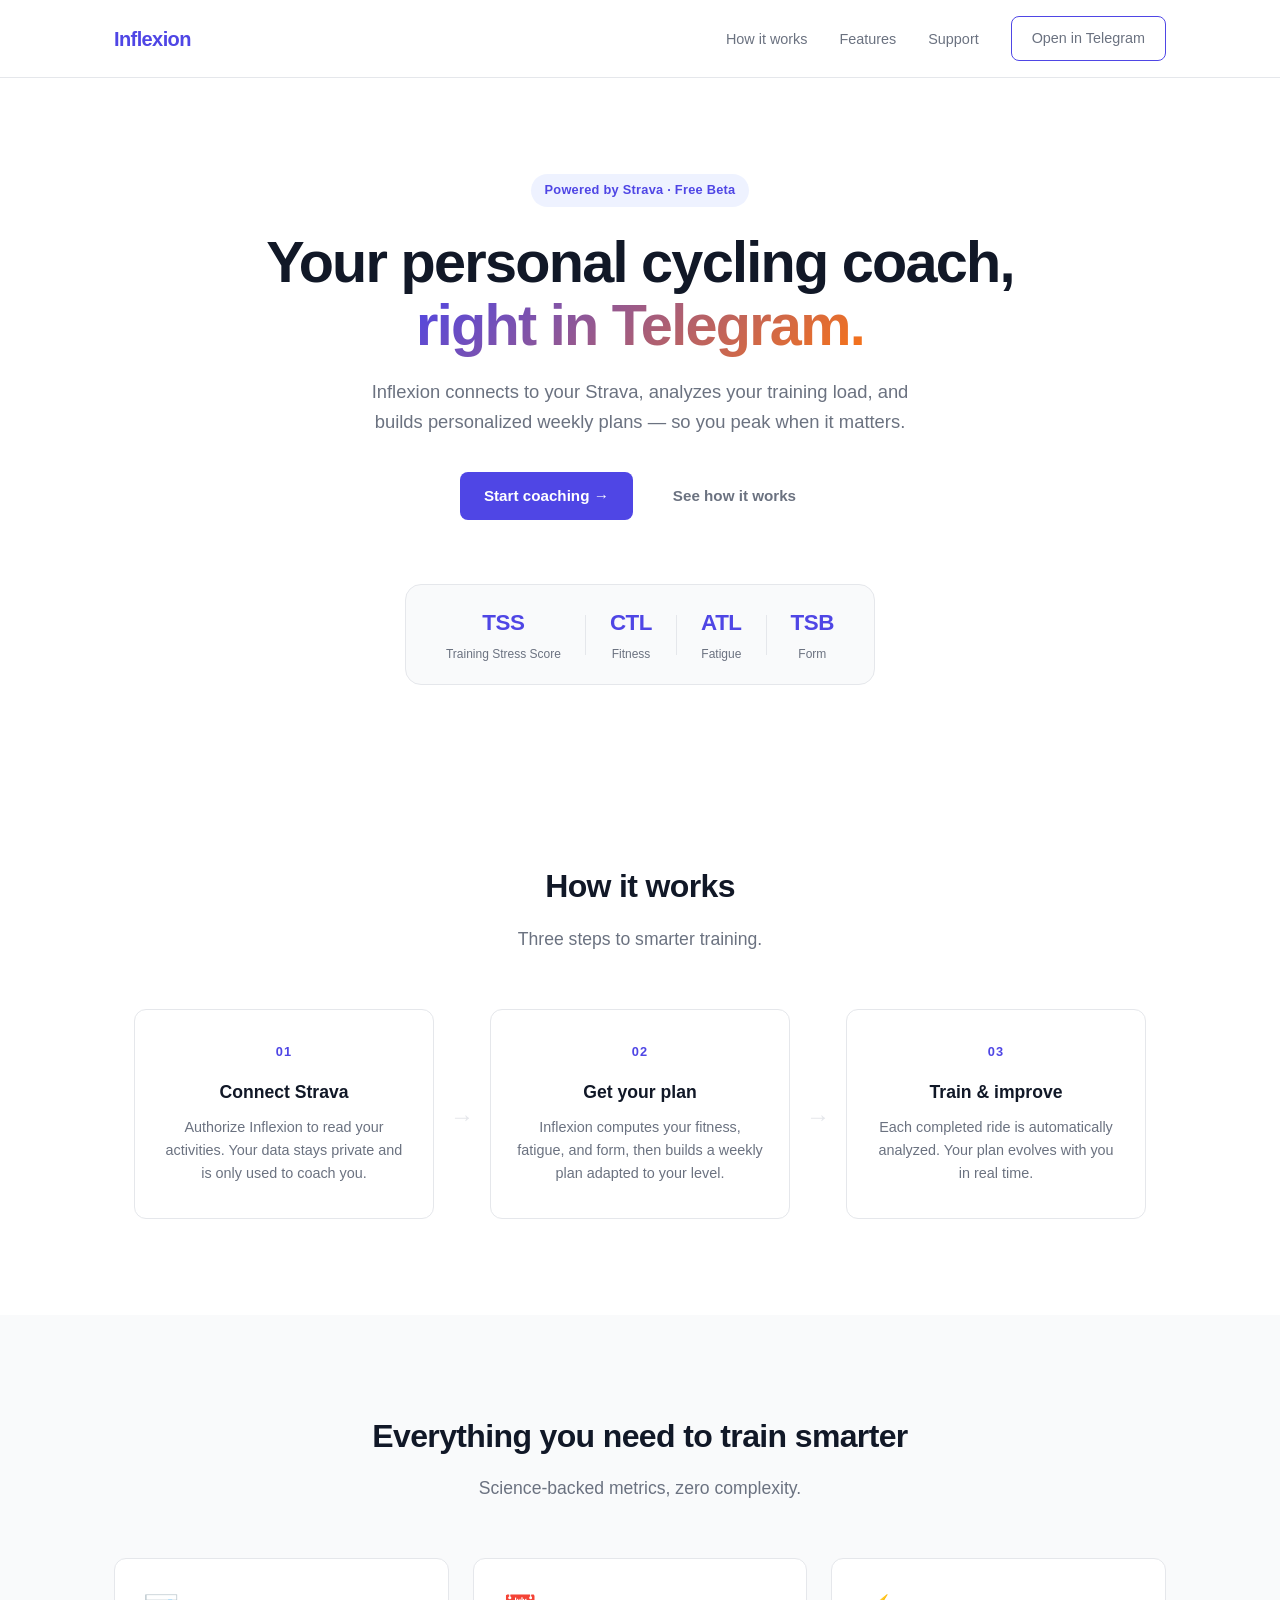
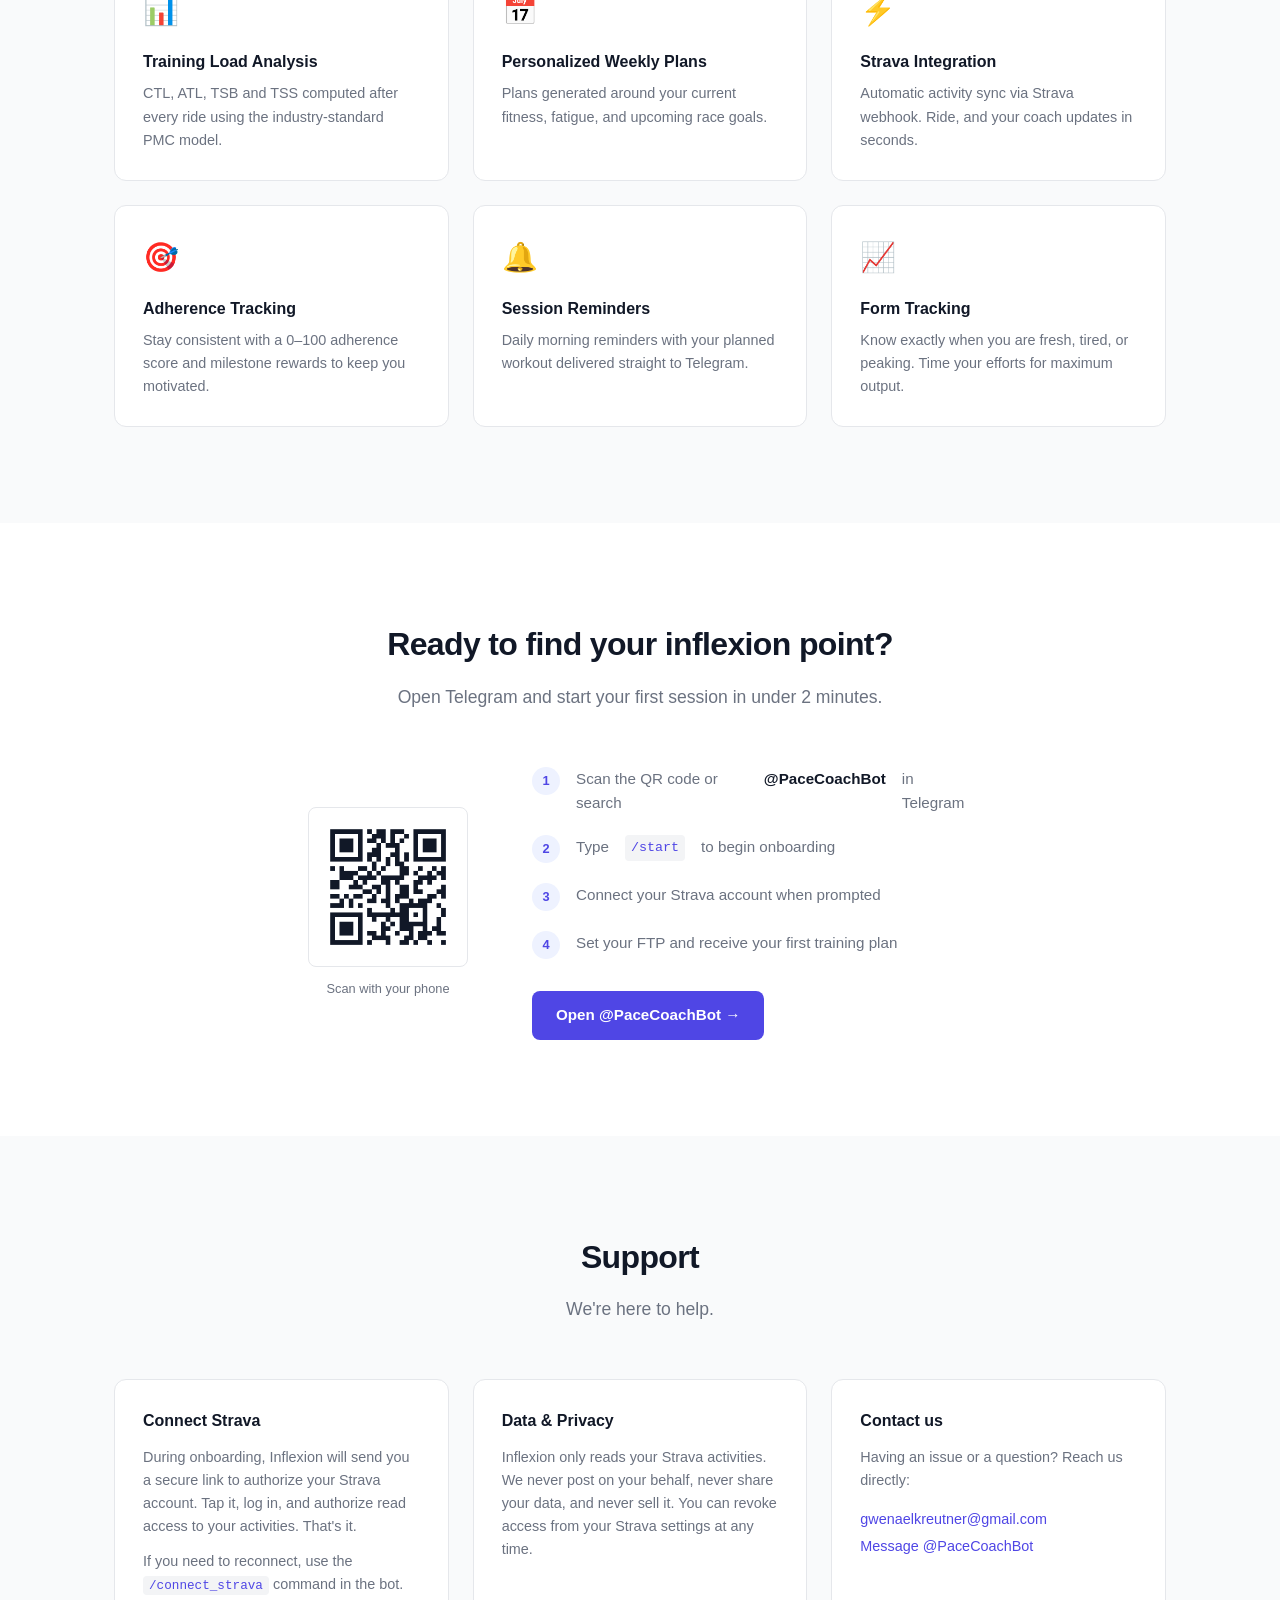
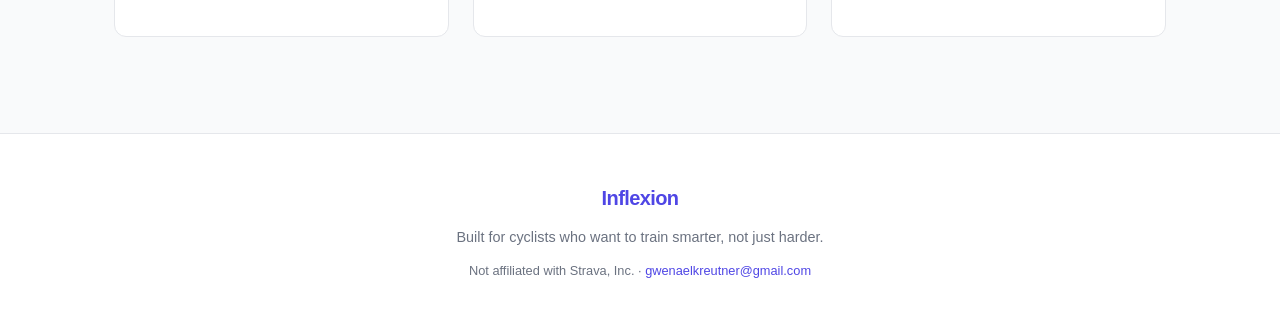
<file: index.html>
<!DOCTYPE html>
<html lang="en">
<head>
  <meta charset="UTF-8" />
  <meta name="viewport" content="width=device-width, initial-scale=1.0" />
  <title>Inflexion — AI Cycling Coach</title>
  <link rel="stylesheet" href="style.css" />
</head>
<body>

  <!-- NAVBAR -->
  <nav class="navbar">
    <div class="container nav-inner">
      <span class="logo">Inflexion</span>
      <ul class="nav-links">
        <li><a href="#how-it-works">How it works</a></li>
        <li><a href="#features">Features</a></li>
        <li><a href="#support">Support</a></li>
        <li><a href="https://t.me/PaceCoachBot" target="_blank" class="btn btn-outline">Open in Telegram</a></li>
      </ul>
    </div>
  </nav>

  <!-- HERO -->
  <section class="hero">
    <div class="container hero-inner">
      <div class="badge">Powered by Strava · Free Beta</div>
      <h1>Your personal cycling coach,<br /><span class="gradient-text">right in Telegram.</span></h1>
      <p class="hero-sub">Inflexion connects to your Strava, analyzes your training load, and builds personalized weekly plans — so you peak when it matters.</p>
      <div class="hero-cta">
        <a href="https://t.me/PaceCoachBot" target="_blank" class="btn btn-primary">Start coaching →</a>
        <a href="#how-it-works" class="btn btn-ghost">See how it works</a>
      </div>
      <div class="hero-metrics">
        <div class="metric"><span class="metric-value">TSS</span><span class="metric-label">Training Stress Score</span></div>
        <div class="metric-sep"></div>
        <div class="metric"><span class="metric-value">CTL</span><span class="metric-label">Fitness</span></div>
        <div class="metric-sep"></div>
        <div class="metric"><span class="metric-value">ATL</span><span class="metric-label">Fatigue</span></div>
        <div class="metric-sep"></div>
        <div class="metric"><span class="metric-value">TSB</span><span class="metric-label">Form</span></div>
      </div>
    </div>
  </section>

  <!-- HOW IT WORKS -->
  <section class="section" id="how-it-works">
    <div class="container">
      <div class="section-header">
        <h2>How it works</h2>
        <p>Three steps to smarter training.</p>
      </div>
      <div class="steps">
        <div class="step">
          <div class="step-number">01</div>
          <h3>Connect Strava</h3>
          <p>Authorize Inflexion to read your activities. Your data stays private and is only used to coach you.</p>
        </div>
        <div class="step-arrow">→</div>
        <div class="step">
          <div class="step-number">02</div>
          <h3>Get your plan</h3>
          <p>Inflexion computes your fitness, fatigue, and form, then builds a weekly plan adapted to your level.</p>
        </div>
        <div class="step-arrow">→</div>
        <div class="step">
          <div class="step-number">03</div>
          <h3>Train & improve</h3>
          <p>Each completed ride is automatically analyzed. Your plan evolves with you in real time.</p>
        </div>
      </div>
    </div>
  </section>

  <!-- FEATURES -->
  <section class="section section-alt" id="features">
    <div class="container">
      <div class="section-header">
        <h2>Everything you need to train smarter</h2>
        <p>Science-backed metrics, zero complexity.</p>
      </div>
      <div class="features-grid">
        <div class="feature-card">
          <div class="feature-icon">📊</div>
          <h3>Training Load Analysis</h3>
          <p>CTL, ATL, TSB and TSS computed after every ride using the industry-standard PMC model.</p>
        </div>
        <div class="feature-card">
          <div class="feature-icon">📅</div>
          <h3>Personalized Weekly Plans</h3>
          <p>Plans generated around your current fitness, fatigue, and upcoming race goals.</p>
        </div>
        <div class="feature-card">
          <div class="feature-icon">⚡</div>
          <h3>Strava Integration</h3>
          <p>Automatic activity sync via Strava webhook. Ride, and your coach updates in seconds.</p>
        </div>
        <div class="feature-card">
          <div class="feature-icon">🎯</div>
          <h3>Adherence Tracking</h3>
          <p>Stay consistent with a 0–100 adherence score and milestone rewards to keep you motivated.</p>
        </div>
        <div class="feature-card">
          <div class="feature-icon">🔔</div>
          <h3>Session Reminders</h3>
          <p>Daily morning reminders with your planned workout delivered straight to Telegram.</p>
        </div>
        <div class="feature-card">
          <div class="feature-icon">📈</div>
          <h3>Form Tracking</h3>
          <p>Know exactly when you are fresh, tired, or peaking. Time your efforts for maximum output.</p>
        </div>
      </div>
    </div>
  </section>

  <!-- GET STARTED -->
  <section class="section" id="get-started">
    <div class="container">
      <div class="section-header">
        <h2>Ready to find your inflexion point?</h2>
        <p>Open Telegram and start your first session in under 2 minutes.</p>
      </div>
      <div class="getstarted-inner">
        <div class="qr-block">
          <img src="[data-uri]" alt="QR Code @PaceCoachBot" width="160" height="160" style="border-radius:8px;border:1px solid #E5E7EB;padding:12px;" />
          <span class="qr-label">Scan with your phone</span>
        </div>
        <div class="getstarted-text">
          <ol class="steps-list">
            <li>Scan the QR code or search <strong>@PaceCoachBot</strong> in Telegram</li>
            <li>Type <code>/start</code> to begin onboarding</li>
            <li>Connect your Strava account when prompted</li>
            <li>Set your FTP and receive your first training plan</li>
          </ol>
          <a href="https://t.me/PaceCoachBot" target="_blank" class="btn btn-primary">Open @PaceCoachBot →</a>
        </div>
      </div>
    </div>
  </section>

  <!-- SUPPORT -->
  <section class="section section-alt" id="support">
    <div class="container">
      <div class="section-header">
        <h2>Support</h2>
        <p>We're here to help.</p>
      </div>
      <div class="support-grid">
        <div class="support-card">
          <h3>Connect Strava</h3>
          <p>During onboarding, Inflexion will send you a secure link to authorize your Strava account. Tap it, log in, and authorize read access to your activities. That's it.</p>
          <p>If you need to reconnect, use the <code>/connect_strava</code> command in the bot.</p>
        </div>
        <div class="support-card">
          <h3>Data & Privacy</h3>
          <p>Inflexion only reads your Strava activities. We never post on your behalf, never share your data, and never sell it. You can revoke access from your Strava settings at any time.</p>
        </div>
        <div class="support-card">
          <h3>Contact us</h3>
          <p>Having an issue or a question? Reach us directly:</p>
          <a href="mailto:gwenaelkreutner@gmail.com" class="support-link">gwenaelkreutner@gmail.com</a>
          <br />
          <a href="https://t.me/PaceCoachBot" target="_blank" class="support-link">Message @PaceCoachBot</a>
        </div>
      </div>
    </div>
  </section>

  <!-- FOOTER -->
  <footer class="footer">
    <div class="container footer-inner">
      <span class="logo">Inflexion</span>
      <p>Built for cyclists who want to train smarter, not just harder.</p>
      <p class="footer-sub">Not affiliated with Strava, Inc. · <a href="mailto:gwenaelkreutner@gmail.com">gwenaelkreutner@gmail.com</a></p>
    </div>
  </footer>


</body>
</html>
</file>
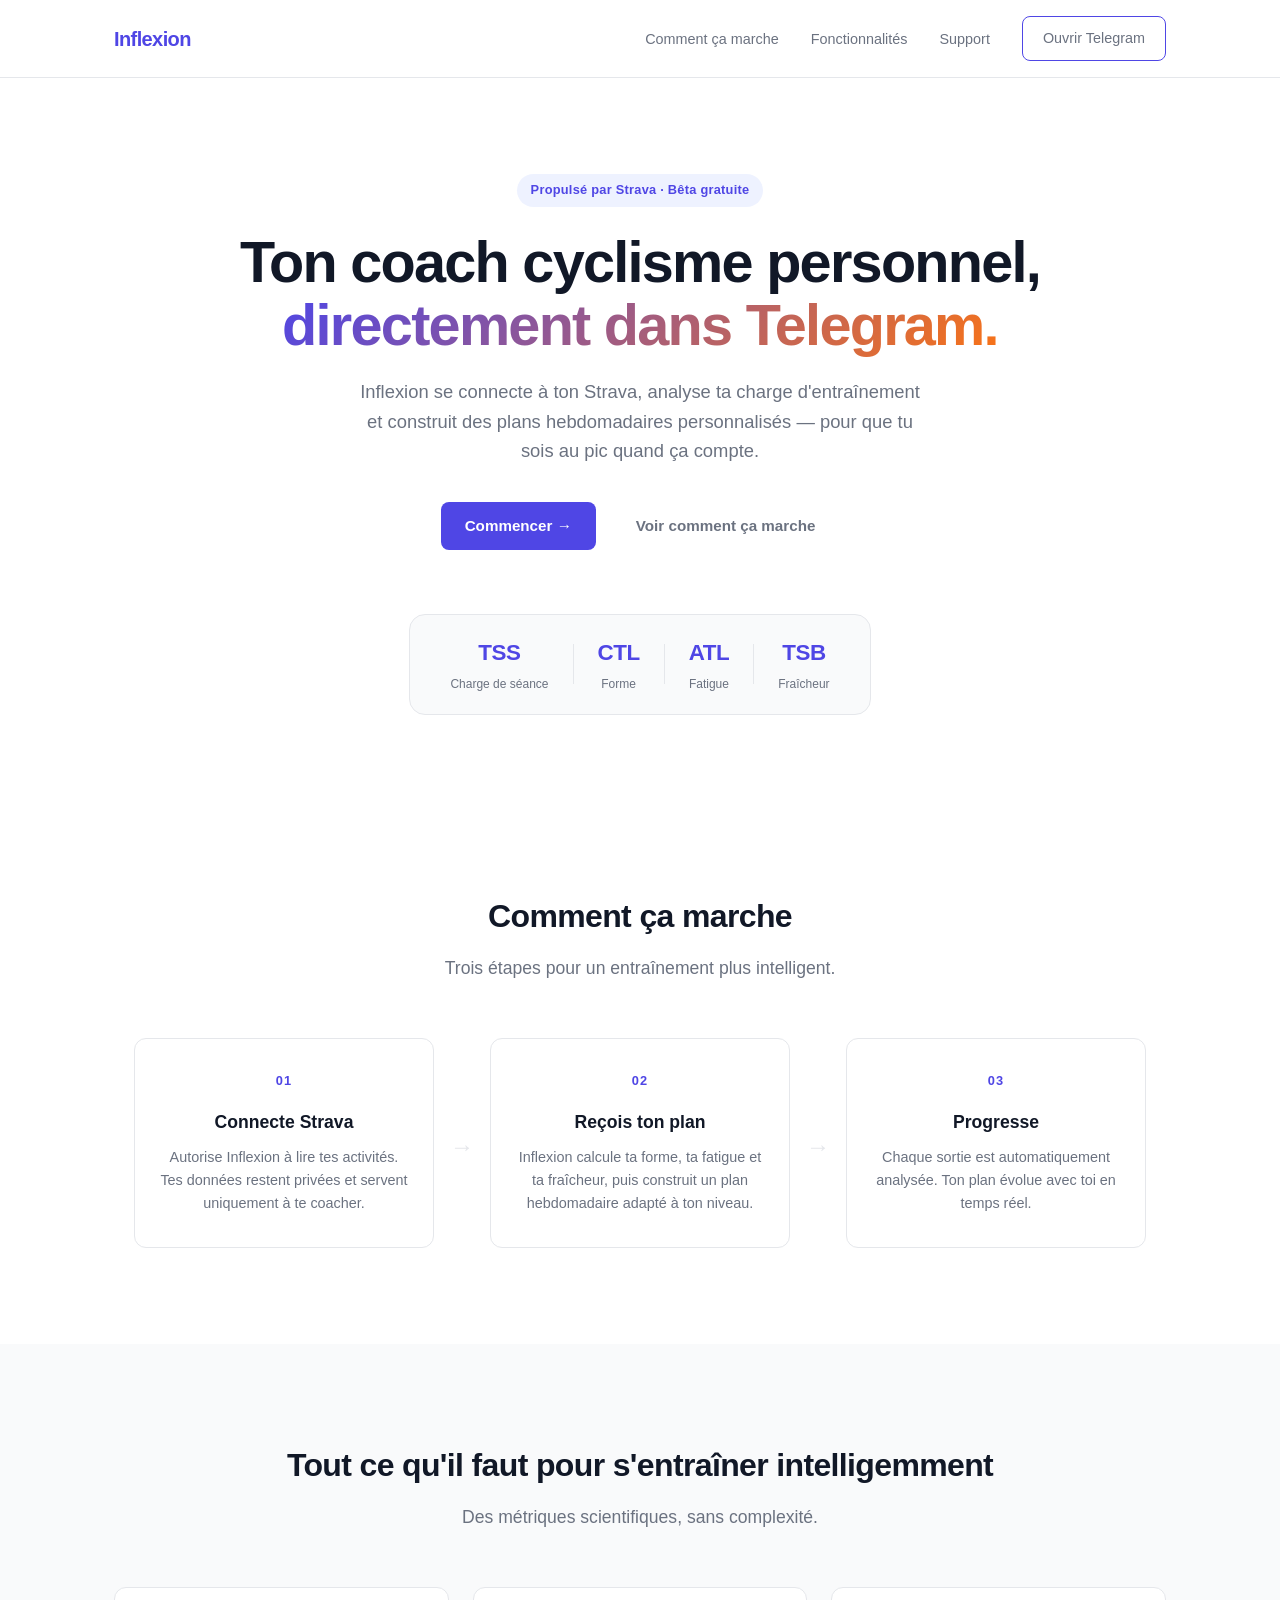
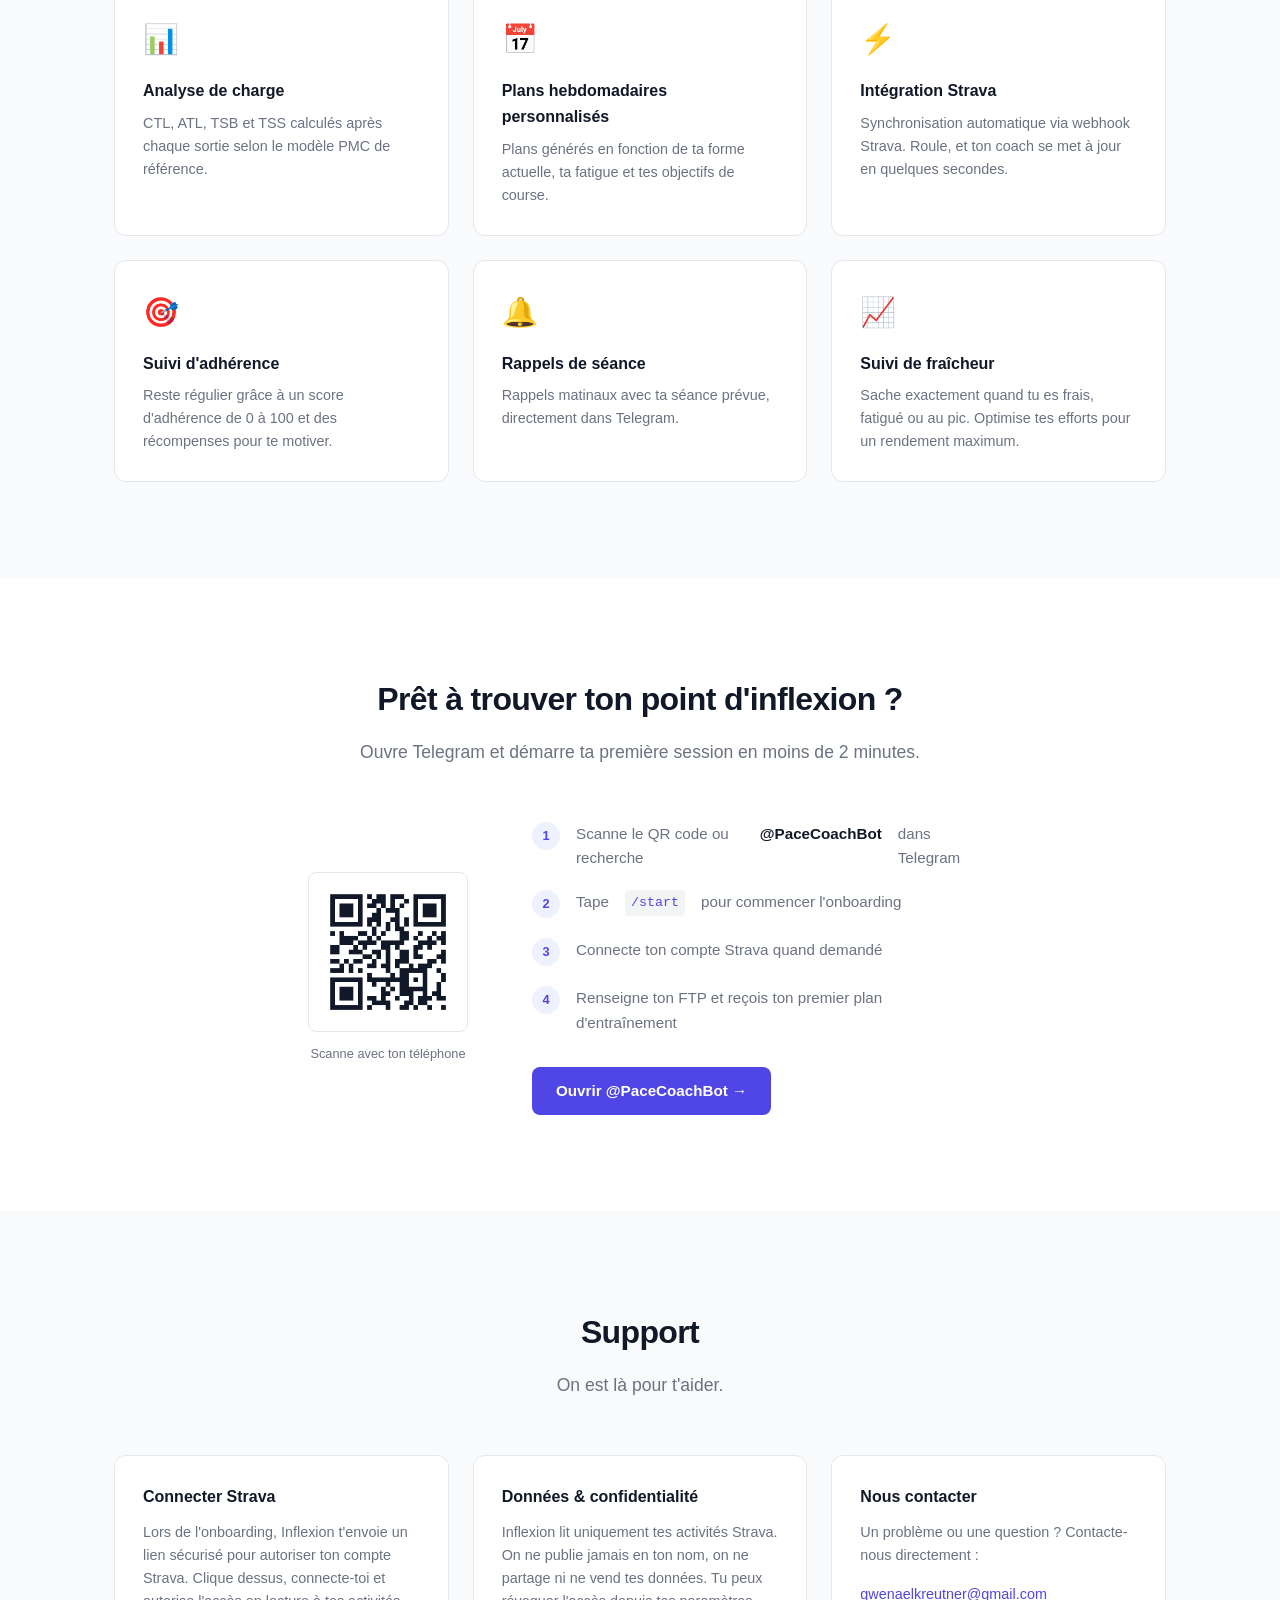
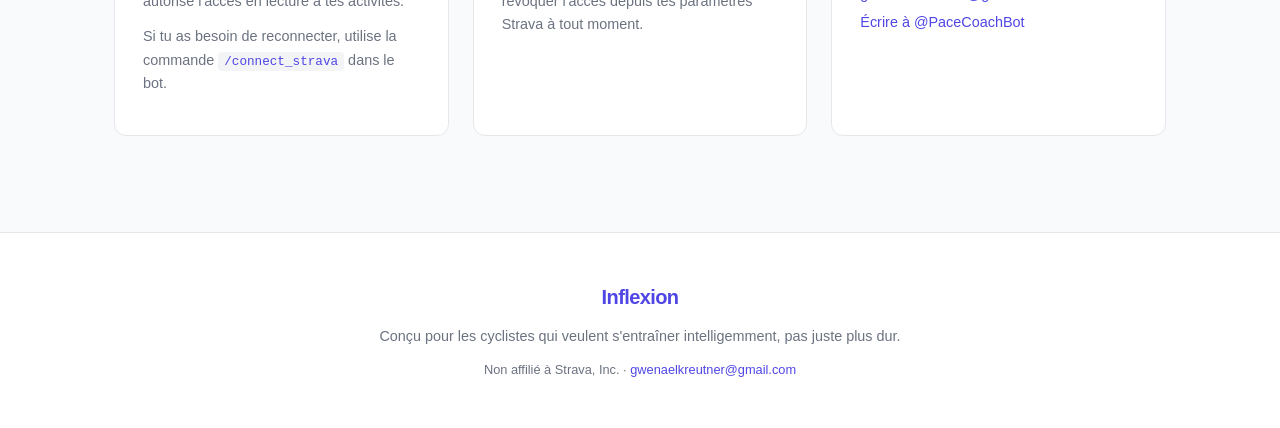
<file: index.fr.html>
<!DOCTYPE html>
<html lang="fr">
<head>
  <meta charset="UTF-8" />
  <meta name="viewport" content="width=device-width, initial-scale=1.0" />
  <title>Inflexion — Coach Cyclisme IA</title>
  <link rel="stylesheet" href="style.css" />
</head>
<body>

  <!-- NAVBAR -->
  <nav class="navbar">
    <div class="container nav-inner">
      <span class="logo">Inflexion</span>
      <ul class="nav-links">
        <li><a href="#how-it-works">Comment ça marche</a></li>
        <li><a href="#features">Fonctionnalités</a></li>
        <li><a href="#support">Support</a></li>
        <li><a href="https://t.me/PaceCoachBot" target="_blank" class="btn btn-outline">Ouvrir Telegram</a></li>
      </ul>
    </div>
  </nav>

  <!-- HERO -->
  <section class="hero">
    <div class="container hero-inner">
      <div class="badge">Propulsé par Strava · Bêta gratuite</div>
      <h1>Ton coach cyclisme personnel,<br /><span class="gradient-text">directement dans Telegram.</span></h1>
      <p class="hero-sub">Inflexion se connecte à ton Strava, analyse ta charge d'entraînement et construit des plans hebdomadaires personnalisés — pour que tu sois au pic quand ça compte.</p>
      <div class="hero-cta">
        <a href="https://t.me/PaceCoachBot" target="_blank" class="btn btn-primary">Commencer →</a>
        <a href="#how-it-works" class="btn btn-ghost">Voir comment ça marche</a>
      </div>
      <div class="hero-metrics">
        <div class="metric"><span class="metric-value">TSS</span><span class="metric-label">Charge de séance</span></div>
        <div class="metric-sep"></div>
        <div class="metric"><span class="metric-value">CTL</span><span class="metric-label">Forme</span></div>
        <div class="metric-sep"></div>
        <div class="metric"><span class="metric-value">ATL</span><span class="metric-label">Fatigue</span></div>
        <div class="metric-sep"></div>
        <div class="metric"><span class="metric-value">TSB</span><span class="metric-label">Fraîcheur</span></div>
      </div>
    </div>
  </section>

  <!-- COMMENT CA MARCHE -->
  <section class="section" id="how-it-works">
    <div class="container">
      <div class="section-header">
        <h2>Comment ça marche</h2>
        <p>Trois étapes pour un entraînement plus intelligent.</p>
      </div>
      <div class="steps">
        <div class="step">
          <div class="step-number">01</div>
          <h3>Connecte Strava</h3>
          <p>Autorise Inflexion à lire tes activités. Tes données restent privées et servent uniquement à te coacher.</p>
        </div>
        <div class="step-arrow">→</div>
        <div class="step">
          <div class="step-number">02</div>
          <h3>Reçois ton plan</h3>
          <p>Inflexion calcule ta forme, ta fatigue et ta fraîcheur, puis construit un plan hebdomadaire adapté à ton niveau.</p>
        </div>
        <div class="step-arrow">→</div>
        <div class="step">
          <div class="step-number">03</div>
          <h3>Progresse</h3>
          <p>Chaque sortie est automatiquement analysée. Ton plan évolue avec toi en temps réel.</p>
        </div>
      </div>
    </div>
  </section>

  <!-- FONCTIONNALITES -->
  <section class="section section-alt" id="features">
    <div class="container">
      <div class="section-header">
        <h2>Tout ce qu'il faut pour s'entraîner intelligemment</h2>
        <p>Des métriques scientifiques, sans complexité.</p>
      </div>
      <div class="features-grid">
        <div class="feature-card">
          <div class="feature-icon">📊</div>
          <h3>Analyse de charge</h3>
          <p>CTL, ATL, TSB et TSS calculés après chaque sortie selon le modèle PMC de référence.</p>
        </div>
        <div class="feature-card">
          <div class="feature-icon">📅</div>
          <h3>Plans hebdomadaires personnalisés</h3>
          <p>Plans générés en fonction de ta forme actuelle, ta fatigue et tes objectifs de course.</p>
        </div>
        <div class="feature-card">
          <div class="feature-icon">⚡</div>
          <h3>Intégration Strava</h3>
          <p>Synchronisation automatique via webhook Strava. Roule, et ton coach se met à jour en quelques secondes.</p>
        </div>
        <div class="feature-card">
          <div class="feature-icon">🎯</div>
          <h3>Suivi d'adhérence</h3>
          <p>Reste régulier grâce à un score d'adhérence de 0 à 100 et des récompenses pour te motiver.</p>
        </div>
        <div class="feature-card">
          <div class="feature-icon">🔔</div>
          <h3>Rappels de séance</h3>
          <p>Rappels matinaux avec ta séance prévue, directement dans Telegram.</p>
        </div>
        <div class="feature-card">
          <div class="feature-icon">📈</div>
          <h3>Suivi de fraîcheur</h3>
          <p>Sache exactement quand tu es frais, fatigué ou au pic. Optimise tes efforts pour un rendement maximum.</p>
        </div>
      </div>
    </div>
  </section>

  <!-- COMMENCER -->
  <section class="section" id="get-started">
    <div class="container">
      <div class="section-header">
        <h2>Prêt à trouver ton point d'inflexion ?</h2>
        <p>Ouvre Telegram et démarre ta première session en moins de 2 minutes.</p>
      </div>
      <div class="getstarted-inner">
        <div class="qr-block">
          <img src="[data-uri]" alt="QR Code @PaceCoachBot" width="160" height="160" style="border-radius:8px;border:1px solid #E5E7EB;padding:12px;" />
          <span class="qr-label">Scanne avec ton téléphone</span>
        </div>
        <div class="getstarted-text">
          <ol class="steps-list">
            <li>Scanne le QR code ou recherche <strong>@PaceCoachBot</strong> dans Telegram</li>
            <li>Tape <code>/start</code> pour commencer l'onboarding</li>
            <li>Connecte ton compte Strava quand demandé</li>
            <li>Renseigne ton FTP et reçois ton premier plan d'entraînement</li>
          </ol>
          <a href="https://t.me/PaceCoachBot" target="_blank" class="btn btn-primary">Ouvrir @PaceCoachBot →</a>
        </div>
      </div>
    </div>
  </section>

  <!-- SUPPORT -->
  <section class="section section-alt" id="support">
    <div class="container">
      <div class="section-header">
        <h2>Support</h2>
        <p>On est là pour t'aider.</p>
      </div>
      <div class="support-grid">
        <div class="support-card">
          <h3>Connecter Strava</h3>
          <p>Lors de l'onboarding, Inflexion t'envoie un lien sécurisé pour autoriser ton compte Strava. Clique dessus, connecte-toi et autorise l'accès en lecture à tes activités.</p>
          <p>Si tu as besoin de reconnecter, utilise la commande <code>/connect_strava</code> dans le bot.</p>
        </div>
        <div class="support-card">
          <h3>Données & confidentialité</h3>
          <p>Inflexion lit uniquement tes activités Strava. On ne publie jamais en ton nom, on ne partage ni ne vend tes données. Tu peux révoquer l'accès depuis tes paramètres Strava à tout moment.</p>
        </div>
        <div class="support-card">
          <h3>Nous contacter</h3>
          <p>Un problème ou une question ? Contacte-nous directement :</p>
          <a href="mailto:gwenaelkreutner@gmail.com" class="support-link">gwenaelkreutner@gmail.com</a>
          <br />
          <a href="https://t.me/PaceCoachBot" target="_blank" class="support-link">Écrire à @PaceCoachBot</a>
        </div>
      </div>
    </div>
  </section>

  <!-- FOOTER -->
  <footer class="footer">
    <div class="container footer-inner">
      <span class="logo">Inflexion</span>
      <p>Conçu pour les cyclistes qui veulent s'entraîner intelligemment, pas juste plus dur.</p>
      <p class="footer-sub">Non affilié à Strava, Inc. · <a href="mailto:gwenaelkreutner@gmail.com">gwenaelkreutner@gmail.com</a></p>
    </div>
  </footer>


</body>
</html>
</file>
<file: style.css>
/* ===== BASE ===== */
*, *::before, *::after { box-sizing: border-box; margin: 0; padding: 0; }

:root {
  --primary: #4F46E5;
  --primary-dark: #3730A3;
  --accent: #F97316;
  --text: #111827;
  --text-muted: #6B7280;
  --bg: #ffffff;
  --bg-alt: #F9FAFB;
  --border: #E5E7EB;
  --radius: 12px;
}

html { scroll-behavior: smooth; }

body {
  font-family: -apple-system, BlinkMacSystemFont, 'Segoe UI', Roboto, Helvetica, Arial, sans-serif;
  color: var(--text);
  background: var(--bg);
  line-height: 1.6;
  font-size: 16px;
}

a { text-decoration: none; color: inherit; }

/* ===== LAYOUT ===== */
.container {
  max-width: 1100px;
  margin: 0 auto;
  padding: 0 24px;
}

.section { padding: 96px 0; }
.section-alt { background: var(--bg-alt); }

.section-header {
  text-align: center;
  margin-bottom: 56px;
}

.section-header h2 {
  font-size: 2rem;
  font-weight: 800;
  margin-bottom: 12px;
  letter-spacing: -0.02em;
}

.section-header p {
  font-size: 1.1rem;
  color: var(--text-muted);
}

/* ===== NAVBAR ===== */
.navbar {
  position: sticky;
  top: 0;
  z-index: 100;
  background: rgba(255,255,255,0.9);
  backdrop-filter: blur(12px);
  border-bottom: 1px solid var(--border);
  padding: 16px 0;
}

.nav-inner {
  display: flex;
  align-items: center;
  justify-content: space-between;
}

.logo {
  font-size: 1.25rem;
  font-weight: 800;
  letter-spacing: -0.03em;
  color: var(--primary);
}

.nav-links {
  display: flex;
  align-items: center;
  gap: 32px;
  list-style: none;
}

.nav-links a {
  font-size: 0.9rem;
  font-weight: 500;
  color: var(--text-muted);
  transition: color 0.15s;
}

.nav-links a:hover { color: var(--text); }

/* ===== BUTTONS ===== */
.btn {
  display: inline-block;
  padding: 12px 24px;
  border-radius: 8px;
  font-size: 0.95rem;
  font-weight: 600;
  transition: all 0.15s;
  cursor: pointer;
}

.btn-primary {
  background: var(--primary);
  color: #fff;
}
.btn-primary:hover { background: var(--primary-dark); transform: translateY(-1px); }

.btn-outline {
  border: 1.5px solid var(--primary);
  color: var(--primary);
  padding: 10px 20px;
}
.btn-outline:hover { background: var(--primary); color: #fff; }

.btn-ghost {
  color: var(--text-muted);
}
.btn-ghost:hover { color: var(--text); }

/* ===== HERO ===== */
.hero {
  padding: 96px 0 80px;
  text-align: center;
}

.badge {
  display: inline-block;
  background: #EEF2FF;
  color: var(--primary);
  font-size: 0.8rem;
  font-weight: 600;
  padding: 6px 14px;
  border-radius: 99px;
  margin-bottom: 24px;
  letter-spacing: 0.02em;
}

.hero h1 {
  font-size: clamp(2.4rem, 5vw, 3.6rem);
  font-weight: 900;
  line-height: 1.1;
  letter-spacing: -0.03em;
  margin-bottom: 20px;
}

.gradient-text {
  background: linear-gradient(135deg, var(--primary) 0%, var(--accent) 100%);
  -webkit-background-clip: text;
  -webkit-text-fill-color: transparent;
  background-clip: text;
}

.hero-sub {
  font-size: 1.15rem;
  color: var(--text-muted);
  max-width: 560px;
  margin: 0 auto 36px;
}

.hero-cta {
  display: flex;
  gap: 16px;
  justify-content: center;
  flex-wrap: wrap;
  margin-bottom: 64px;
}

.hero-metrics {
  display: inline-flex;
  align-items: center;
  gap: 24px;
  background: var(--bg-alt);
  border: 1px solid var(--border);
  border-radius: 16px;
  padding: 20px 40px;
  flex-wrap: wrap;
  justify-content: center;
}

.metric {
  display: flex;
  flex-direction: column;
  align-items: center;
  gap: 4px;
}

.metric-value {
  font-size: 1.4rem;
  font-weight: 800;
  color: var(--primary);
  letter-spacing: -0.02em;
}

.metric-label {
  font-size: 0.75rem;
  color: var(--text-muted);
  font-weight: 500;
}

.metric-sep {
  width: 1px;
  height: 40px;
  background: var(--border);
}

/* ===== HOW IT WORKS ===== */
.steps {
  display: flex;
  align-items: flex-start;
  justify-content: center;
  gap: 16px;
  flex-wrap: wrap;
}

.step {
  flex: 1;
  min-width: 220px;
  max-width: 300px;
  text-align: center;
  padding: 32px 24px;
  border: 1px solid var(--border);
  border-radius: var(--radius);
  background: var(--bg);
}

.step-number {
  font-size: 0.8rem;
  font-weight: 700;
  color: var(--primary);
  letter-spacing: 0.08em;
  margin-bottom: 16px;
}

.step h3 {
  font-size: 1.1rem;
  font-weight: 700;
  margin-bottom: 10px;
}

.step p {
  font-size: 0.9rem;
  color: var(--text-muted);
}

.step-arrow {
  font-size: 1.5rem;
  color: var(--border);
  align-self: center;
  padding-top: 8px;
}

/* ===== FEATURES ===== */
.features-grid {
  display: grid;
  grid-template-columns: repeat(auto-fit, minmax(300px, 1fr));
  gap: 24px;
}

.feature-card {
  background: var(--bg);
  border: 1px solid var(--border);
  border-radius: var(--radius);
  padding: 28px;
  transition: box-shadow 0.15s, transform 0.15s;
}

.feature-card:hover {
  box-shadow: 0 4px 24px rgba(79, 70, 229, 0.08);
  transform: translateY(-2px);
}

.feature-icon {
  font-size: 1.8rem;
  margin-bottom: 16px;
}

.feature-card h3 {
  font-size: 1rem;
  font-weight: 700;
  margin-bottom: 8px;
}

.feature-card p {
  font-size: 0.9rem;
  color: var(--text-muted);
}

/* ===== GET STARTED ===== */
.getstarted-inner {
  display: flex;
  align-items: center;
  justify-content: center;
  gap: 64px;
  flex-wrap: wrap;
}

.qr-block {
  display: flex;
  flex-direction: column;
  align-items: center;
  gap: 12px;
}

#qrcode {
  padding: 16px;
  border: 1px solid var(--border);
  border-radius: var(--radius);
  background: #fff;
}

.qr-label {
  font-size: 0.8rem;
  color: var(--text-muted);
  font-weight: 500;
}

.getstarted-text {
  max-width: 440px;
}

.steps-list {
  list-style: none;
  counter-reset: step-counter;
  margin-bottom: 32px;
}

.steps-list li {
  counter-increment: step-counter;
  display: flex;
  align-items: flex-start;
  gap: 16px;
  margin-bottom: 20px;
  font-size: 0.95rem;
  color: var(--text-muted);
}

.steps-list li::before {
  content: counter(step-counter);
  display: flex;
  align-items: center;
  justify-content: center;
  min-width: 28px;
  height: 28px;
  border-radius: 50%;
  background: #EEF2FF;
  color: var(--primary);
  font-weight: 700;
  font-size: 0.8rem;
  flex-shrink: 0;
}

.steps-list strong { color: var(--text); }

code {
  background: #F3F4F6;
  padding: 2px 6px;
  border-radius: 4px;
  font-size: 0.88em;
  font-family: 'SF Mono', 'Fira Code', monospace;
  color: var(--primary);
}

/* ===== SUPPORT ===== */
.support-grid {
  display: grid;
  grid-template-columns: repeat(auto-fit, minmax(280px, 1fr));
  gap: 24px;
}

.support-card {
  background: var(--bg);
  border: 1px solid var(--border);
  border-radius: var(--radius);
  padding: 28px;
}

.support-card h3 {
  font-size: 1rem;
  font-weight: 700;
  margin-bottom: 12px;
}

.support-card p {
  font-size: 0.9rem;
  color: var(--text-muted);
  margin-bottom: 12px;
}

.support-link {
  display: inline-block;
  color: var(--primary);
  font-weight: 500;
  font-size: 0.9rem;
  margin-top: 4px;
  transition: color 0.15s;
}
.support-link:hover { color: var(--primary-dark); text-decoration: underline; }

/* ===== FOOTER ===== */
.footer {
  padding: 48px 0;
  border-top: 1px solid var(--border);
  text-align: center;
}

.footer-inner {
  display: flex;
  flex-direction: column;
  align-items: center;
  gap: 12px;
}

.footer-inner p {
  font-size: 0.9rem;
  color: var(--text-muted);
}

.footer-sub {
  font-size: 0.8rem !important;
}

.footer-sub a {
  color: var(--primary);
}

/* ===== RESPONSIVE ===== */
@media (max-width: 768px) {
  .nav-links { display: none; }
  .step-arrow { display: none; }
  .steps { flex-direction: column; align-items: center; }
  .getstarted-inner { flex-direction: column; text-align: center; }
  .steps-list li { text-align: left; }
  .hero-metrics { gap: 16px; padding: 16px 24px; }
  .metric-sep { display: none; }
}
</file>
